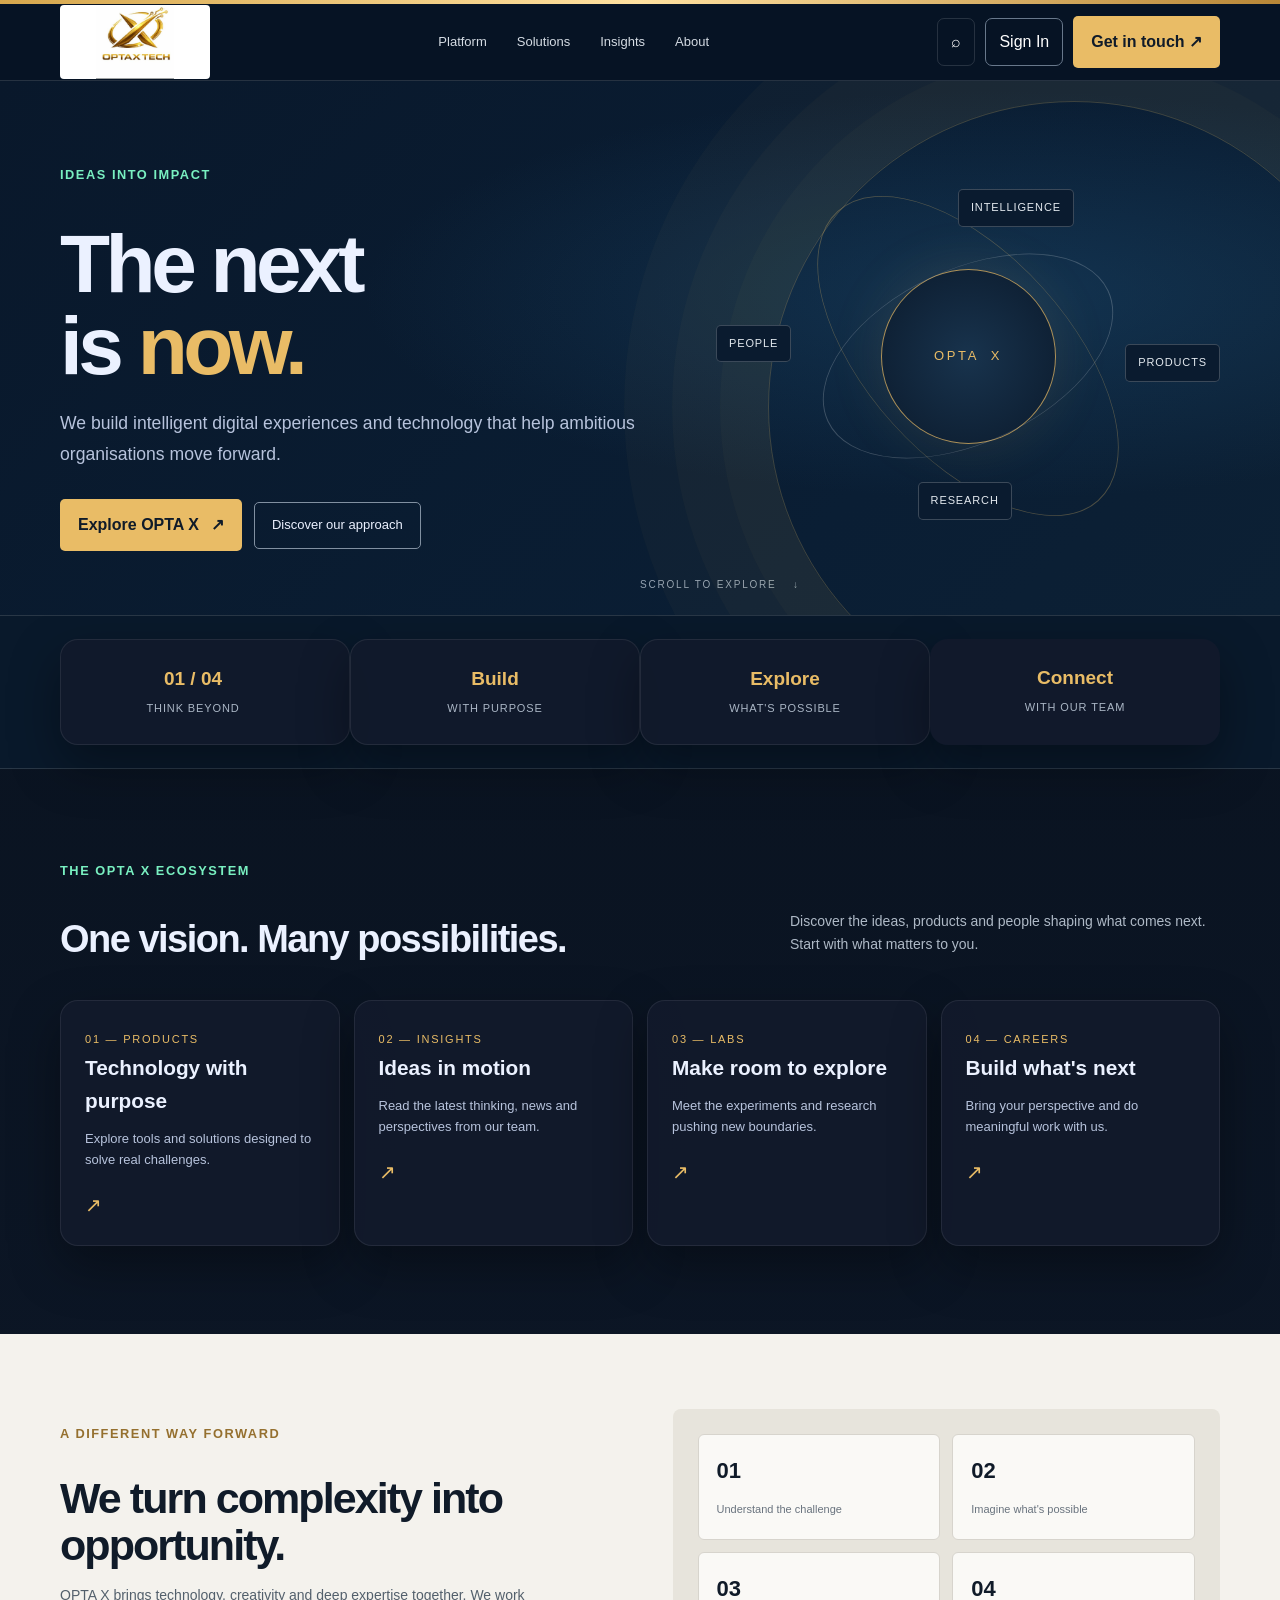
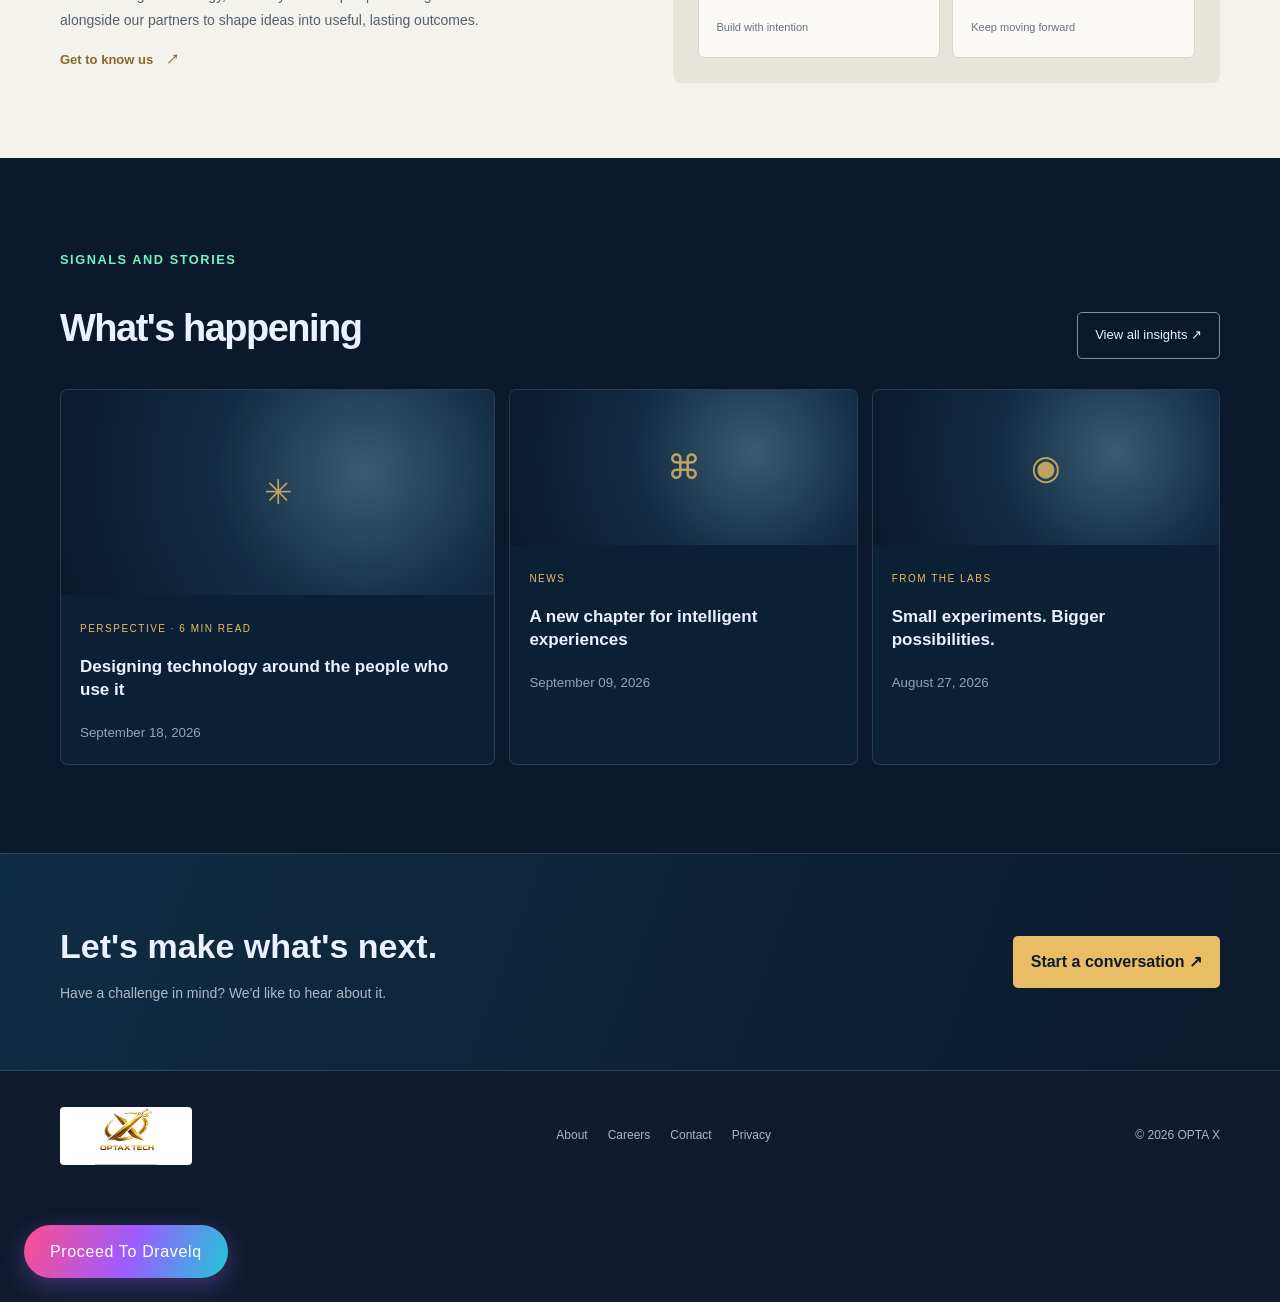
<file: index.html>
<!doctype html>
<html lang="en">
<head>
<meta charset="utf-8"><meta name="viewport" content="width=device-width, initial-scale=1">
<title>OPTA X — The next is now</title>
<link rel="stylesheet" href="dravelq.css">
<style>
.dravelq-entry{display:inline-block;margin:24px;color:#fff;text-decoration:none}
.dravelq-entry button{border:0;border-radius:999px;padding:14px 26px;background:linear-gradient(110deg,#ff4d8d,#9b5cff 52%,#22c7d9);color:#fff;font:700 15px/1.2 inherit;letter-spacing:.04em;box-shadow:0 8px 24px #9b5cff55;cursor:pointer;transition:transform .2s,box-shadow .2s}
.dravelq-entry:hover button{transform:translateY(-3px);box-shadow:0 12px 30px #ff4d8d66}
.dravelq-entry:focus-visible{outline:3px solid #ffcf5c;outline-offset:4px;border-radius:999px}
</style>
</head>
<body><div class="topline"></div>
<header><div class="wrap nav"><a class="brand" href="#top" aria-label="OPTA X Tech home"><img class="brandLogo" src="outr.jpeg" alt="OPTA X Tech"></a><nav class="links"><a href="#platform">Platform</a><a href="#solutions">Solutions</a><a href="#insights">Insights</a><a href="#about">About</a></nav><div class="actions"><button class="iconbtn" id="openSearch" aria-label="Open search">⌕</button><a class="login" href="contact.html">Sign In</a><a class="goldbtn" href="#contact">Get in touch ↗</a><button class="menu" aria-label="Menu" onclick="document.querySelector('.links').style.display=document.querySelector('.links').style.display==='flex'?'none':'flex'">☰</button></div></div></header>
<main id="top"><section class="hero"><div class="wrap heroGrid"><div><div class="eyebrow">Ideas into impact</div><h1>The next<br>is <span>now.</span></h1><p>We build intelligent digital experiences and technology that help ambitious organisations move forward.</p><div class="heroBtns"><a class="goldbtn" href="#platform">Explore OPTA X <span>↗</span></a><a class="outlinebtn" href="#about">Discover our approach</a></div></div><div class="orbit" aria-label="OPTA X innovation network"><div class="orbitRing"></div><div class="orbitRing two"></div><div class="orbitCore">OPTA&nbsp; X</div><span class="node n1">INTELLIGENCE</span><span class="node n2">PRODUCTS</span><span class="node n3">RESEARCH</span><span class="node n4">PEOPLE</span></div></div><div class="scroll">SCROLL TO EXPLORE　 ↓</div></section>
<div class="stats"><div class="wrap statrow"><div class="stat"><strong>01 / 04</strong><span>THINK BEYOND</span></div><div class="stat"><strong>Build</strong><span>WITH PURPOSE</span></div><div class="stat"><strong>Explore</strong><span>WHAT'S POSSIBLE</span></div><div class="stat"><strong>Connect</strong><span>WITH OUR TEAM</span></div></div></div>
<section class="section" id="platform"><div class="wrap"><div class="sectionHead"><div><div class="eyebrow">The OPTA X ecosystem</div><h2>One vision. Many possibilities.</h2></div><p>Discover the ideas, products and people shaping what comes next. Start with what matters to you.</p></div><div class="cards" id="solutions"><a class="card" href="#contact"><span class="num">01 — PRODUCTS</span><h3>Technology with purpose</h3><p>Explore tools and solutions designed to solve real challenges.</p><span class="arrow">↗</span></a><a class="card" href="#insights"><span class="num">02 — INSIGHTS</span><h3>Ideas in motion</h3><p>Read the latest thinking, news and perspectives from our team.</p><span class="arrow">↗</span></a><a class="card" href="#labs"><span class="num">03 — LABS</span><h3>Make room to explore</h3><p>Meet the experiments and research pushing new boundaries.</p><span class="arrow">↗</span></a><a class="card" href="#careers"><span class="num">04 — CAREERS</span><h3>Build what's next</h3><p>Bring your perspective and do meaningful work with us.</p><span class="arrow">↗</span></a></div></div></section>
<section class="feature" id="about"><div class="wrap featureGrid"><div><div class="eyebrow">A different way forward</div><h2>We turn complexity into opportunity.</h2><p>OPTA X brings technology, creativity and deep expertise together. We work alongside our partners to shape ideas into useful, lasting outcomes.</p><a class="textlink" href="#contact" style="color:#8a672b;font-weight:700;font-size:13px">Get to know us　↗</a></div><div class="featureBox"><div class="mini"><b>01</b><span>Understand the challenge</span></div><div class="mini"><b>02</b><span>Imagine what's possible</span></div><div class="mini"><b>03</b><span>Build with intention</span></div><div class="mini"><b>04</b><span>Keep moving forward</span></div></div></div></section>
<section class="section latest" id="insights"><div class="wrap"><div class="sectionHead"><div><div class="eyebrow">Signals and stories</div><h2>What's happening</h2></div><a class="outlinebtn" href="#insights">View all insights ↗</a></div><div class="news"><article class="newsCard"><div class="newsArt">✳</div><div class="newsBody"><span class="tag">Perspective · 6 min read</span><h3>Designing technology around the people who use it</h3><small>September 18, 2026</small></div></article><article class="newsCard"><div class="newsArt">⌘</div><div class="newsBody"><span class="tag">News</span><h3>A new chapter for intelligent experiences</h3><small>September 09, 2026</small></div></article><article class="newsCard" id="labs"><div class="newsArt">◉</div><div class="newsBody"><span class="tag">From the labs</span><h3>Small experiments. Bigger possibilities.</h3><small>August 27, 2026</small></div></article></div></div></section>
<section class="cta" id="contact"><div class="wrap ctarow"><div><h2>Let's make what's next.</h2><p>Have a challenge in mind? We'd like to hear about it.</p></div><a class="goldbtn" href="mailto:hello@optax.example">Start a conversation ↗</a></div></section></main>
<footer id="careers"><div class="wrap foot"><a class="brand" href="#top" aria-label="OPTA X Tech home"><img class="brandLogo" src="outr.jpeg" alt="OPTA X Tech"></a><div class="footlinks"><a href="#about">About</a><a href="#careers">Careers</a><a href="#contact">Contact</a><a href="#">Privacy</a></div><span>© 2026 OPTA X</span></div></footer>
<div class="overlay" id="searchOverlay"><div class="searchbox"><button class="close" id="closeSearch" aria-label="Close search">×</button><div class="eyebrow">Search OPTA X</div><p>Find products, stories, research and more.</p><input id="searchInput" type="search" placeholder="What are you looking for?" aria-label="Search OPTA X"></div></div>
<script>const overlay=document.getElementById('searchOverlay'),input=document.getElementById('searchInput');document.getElementById('openSearch').onclick=()=>{overlay.classList.add('open');setTimeout(()=>input.focus(),50)};document.getElementById('closeSearch').onclick=()=>overlay.classList.remove('open');overlay.onclick=e=>{if(e.target===overlay)overlay.classList.remove('open')};document.addEventListener('keydown',e=>{if(e.key==='Escape')overlay.classList.remove('open')});</script>
<a class="dravelq-entry" href="dravelq.html"><button>Proceed To Dravelq</button></a>
</body></html>
</file>
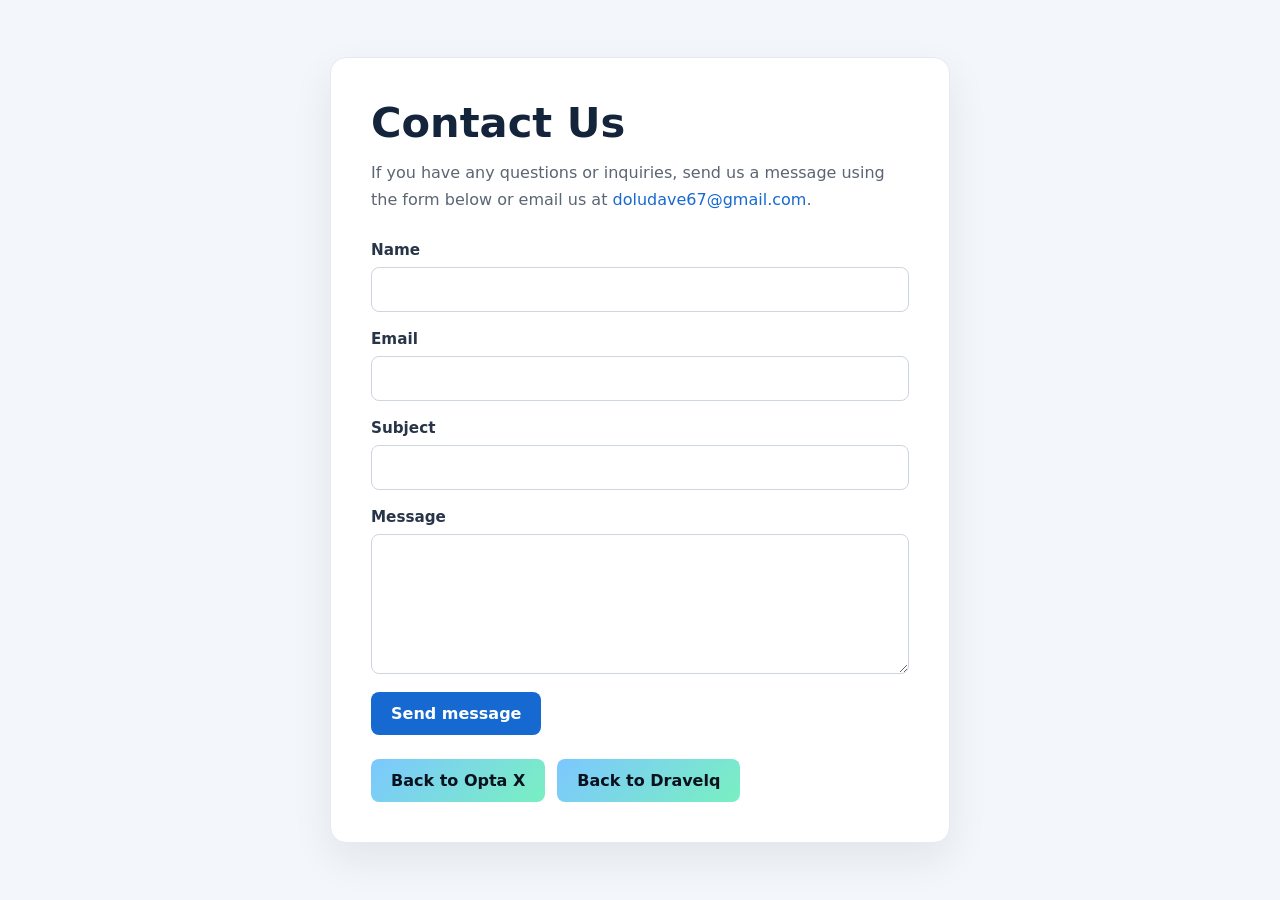
<file: contact.html>
<!DOCTYPE html>
<html lang="en">
<head>
    <meta charset="UTF-8">
    <meta name="viewport" content="width=device-width, initial-scale=1.0">
    <title>Contact - Dravelq</title>
    <link rel="stylesheet" href="contact.css">
    
</head>
<body>
    <main>
        <h1>Contact Us</h1>
        <p>If you have any questions or inquiries, send us a message using the form below or email us at
            <a href="mailto:doludave67@gmail.com">doludave67@gmail.com</a>.
        </p>

        <form action="mailto:doludave67@gmail.com" method="post" enctype="text/plain">
            <div>
                <label for="name">Name</label>
                <input type="text" id="name" name="name" autocomplete="name" required>
            </div>
            <div>
                <label for="email">Email</label>
                <input type="email" id="email" name="email" autocomplete="email" required>
            </div>
            <div>
                <label for="subject">Subject</label>
                <input type="text" id="subject" name="subject" required>
            </div>
            <div>
                <label for="message">Message</label>
                <textarea id="message" name="message" rows="6" required></textarea>
            </div>
            <button type="submit">Send message</button>
            <p class="submit-status" id="submit-status" role="status" aria-live="polite" hidden></p>
        </form>
        <nav class="back-links" aria-label="Return to a website">
            <a class="back-link" href="index.html">Back to Opta X</a>
            <a class="back-link" href="dravelq.html">Back to Dravelq</a>
        </nav>
    </main>
    <script>
        const form = document.querySelector("form");
        const message = document.querySelector("#message");
        const status = document.querySelector("#submit-status");

        form.addEventListener("submit", (event) => {
            const wordCount = message.value.trim().split(/\s+/).filter(Boolean).length;
            if (wordCount < 10) {
                message.setCustomValidity("Please enter a message with at least 10 words.");
                event.preventDefault();
                message.reportValidity();
                return;
            }

            event.preventDefault();
            const name = document.querySelector("#name").value.trim();
            const email = document.querySelector("#email").value.trim();
            const subject = document.querySelector("#subject").value.trim();
            const body = `Name: ${name}\nEmail: ${email}\n\n${message.value.trim()}`;

            status.textContent = "Opening your email app with your message ready to send.";
            status.hidden = false;
            window.location.href = `mailto:doludave67@gmail.com?subject=${encodeURIComponent(subject)}&body=${encodeURIComponent(body)}`;
        });

        message.addEventListener("input", () => {
            message.setCustomValidity("");
        });
    </script>
</body>
</html>
</file>
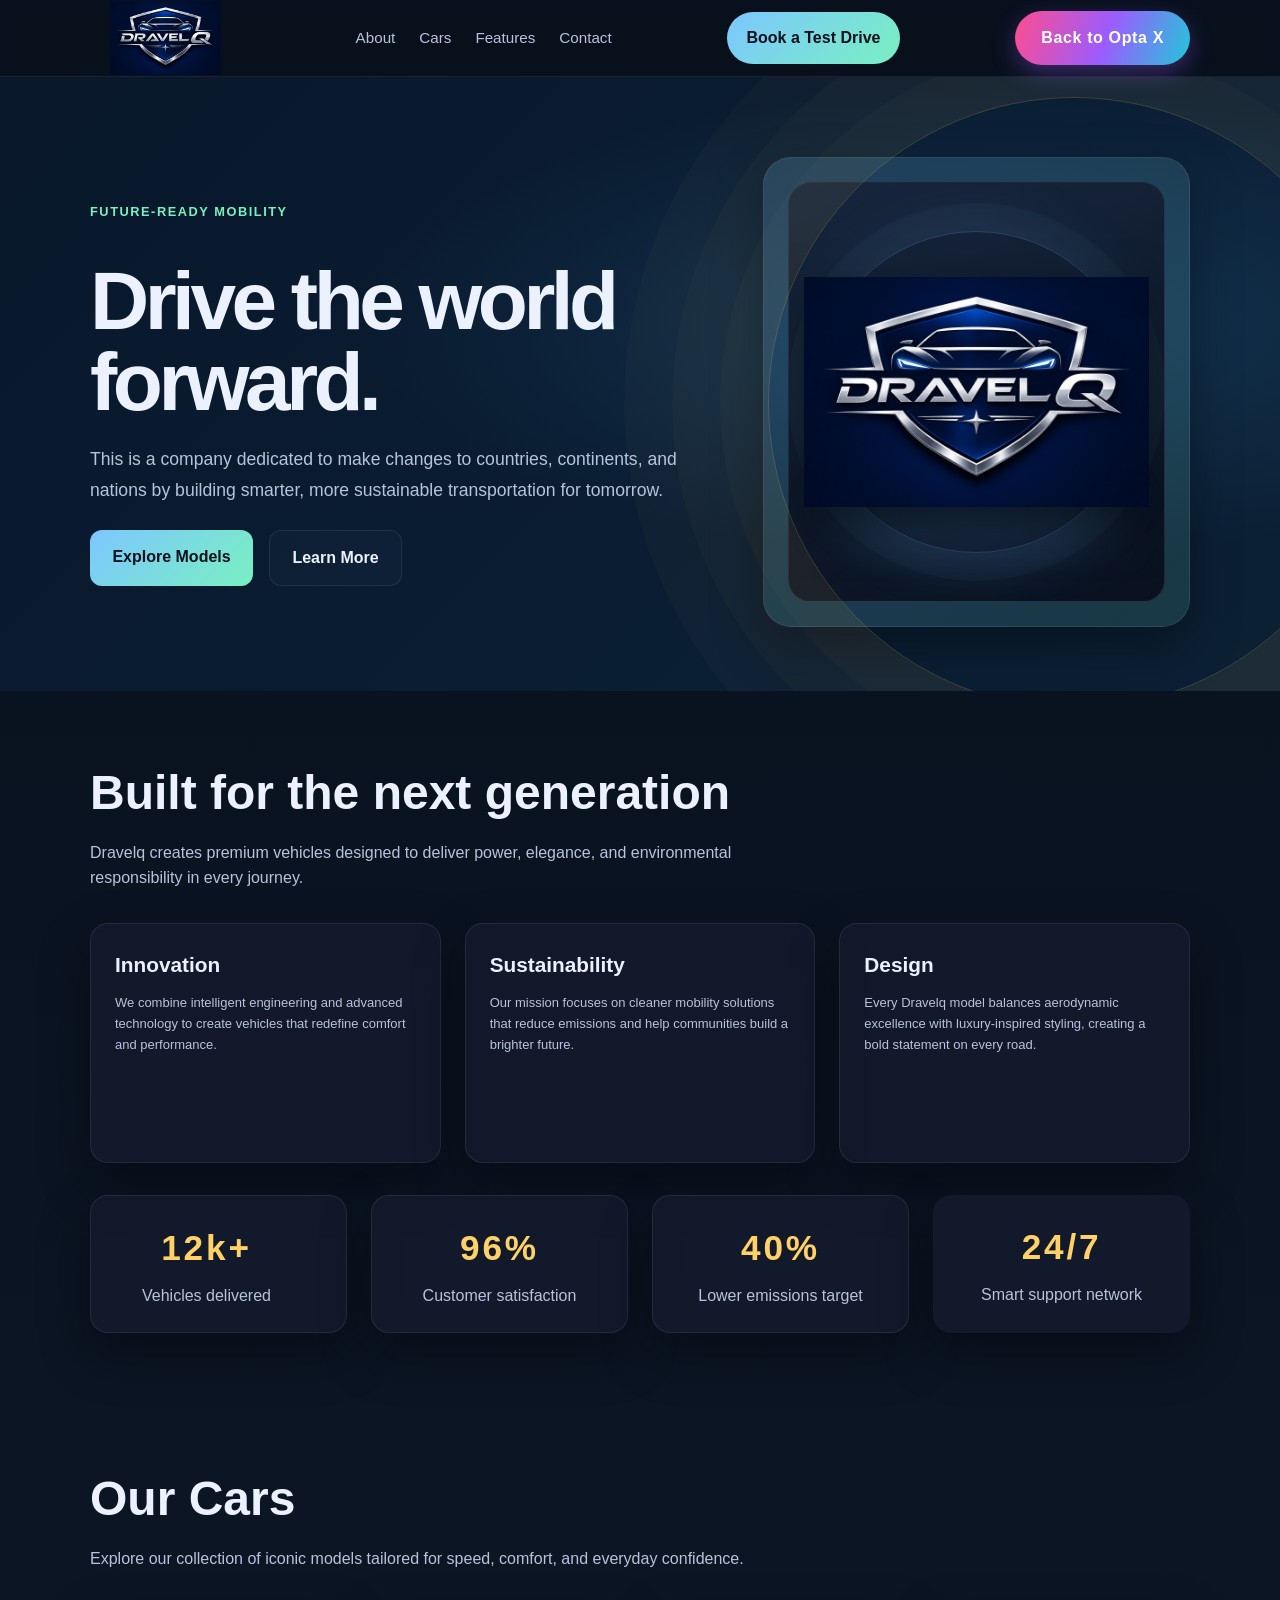
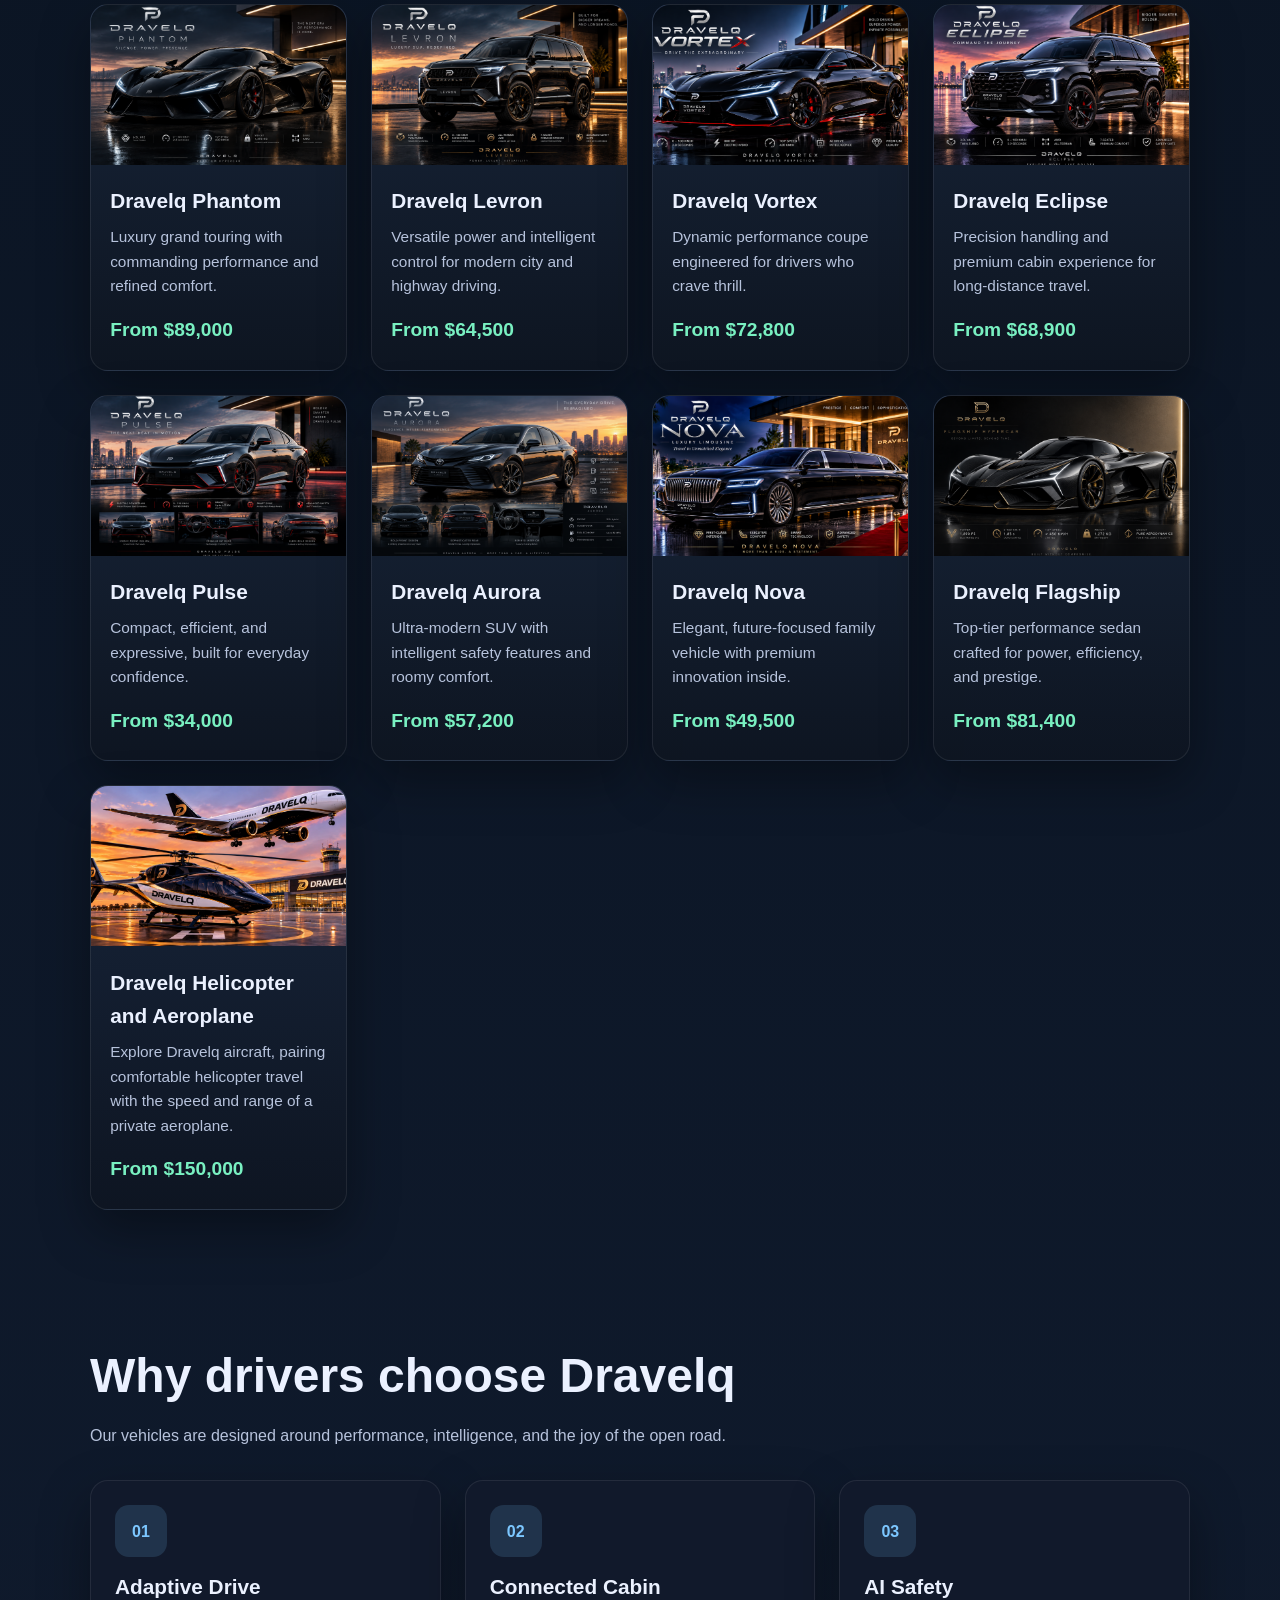
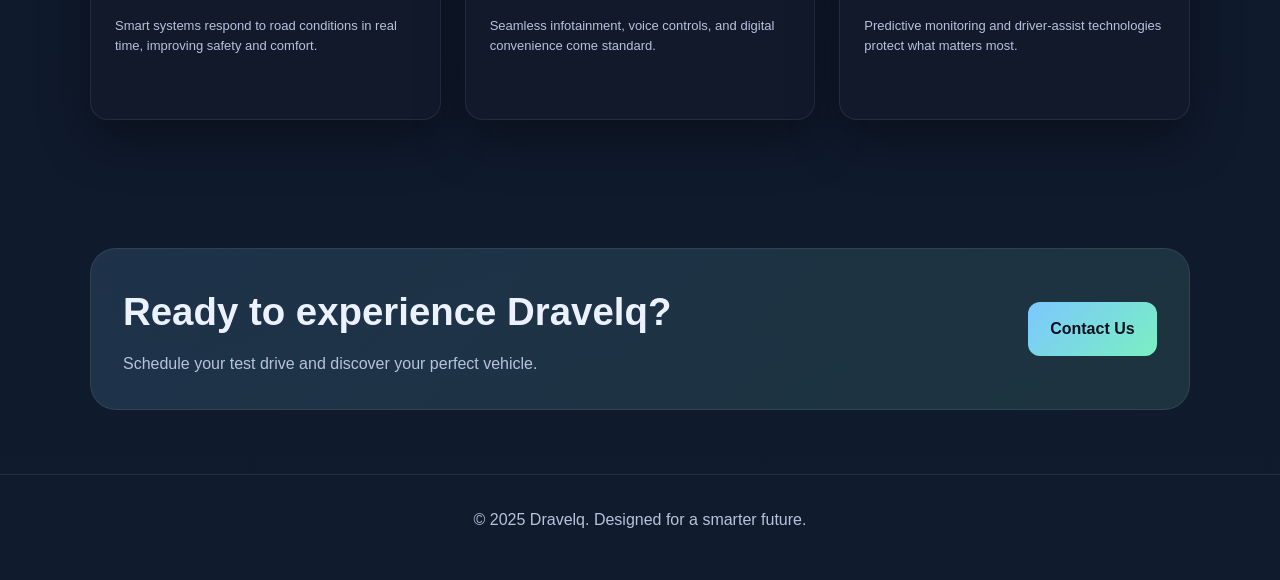
<file: dravelq.html>
<!DOCTYPE html>
<html lang="en">
<head>
    <meta charset="UTF-8">
    <meta name="viewport" content="width=device-width, initial-scale=1.0">
    <title>Dravelq- The New Car Model</title>
    <link rel="stylesheet" href="dravelq.css">
</head>
<body>
    <header class="header">
        <div class="container nav">
            <a href="#top" class="brand" aria-label="Dravelq home">
                <img src="Futuristic%20Chrome%20Dravel%20Q%20Emblem.png" alt="Dravelq">
            </a>
            <nav class="nav-links" aria-label="Main navigation">
                <a href="#about">About</a>
                <a href="#cars">Cars</a>
                <a href="#features">Features</a>
                <a href="#contact">Contact</a>
            </nav>
            <a href="#contact" class="nav-cta">Book a Test Drive</a>
            <a href="index.html" class="back-to-opta">Back to Opta X</a>
        </div>
    </header>

    <main id="top">
        <section class="hero">
            <div class="container hero-grid">
                <div>
                    <span class="eyebrow">Future-ready mobility</span>
                    <h1>Drive the world forward.</h1>
                    <p>This is a company dedicated to make changes to countries, continents, and nations by building smarter, more sustainable transportation for tomorrow.</p>
                    <div class="cta-row">
                        <a href="#cars" class="btn btn-primary">Explore Models</a>
                        <a href="#about" class="btn btn-secondary">Learn More</a>
                    </div>
                </div>

                <div class="hero-visual" aria-label="Futuristic chrome Dravelq emblem">
                    <div class="emblem-showcase">
                        <div class="emblem-glow"></div>
                        <img src="Futuristic%20Chrome%20Dravel%20Q%20Emblem.png" alt="Futuristic chrome Dravelq emblem">
                    </div>
                </div>
            </div>
        </section>

        <section id="about">
            <div class="container">
                <div class="section-head">
                    <h2>Built for the next generation</h2>
                    <p>Dravelq creates premium vehicles designed to deliver power, elegance, and environmental responsibility in every journey.</p>
                </div>

                <div class="about-grid">
                    <article class="card">
                        <h3>Innovation</h3>
                        <p>We combine intelligent engineering and advanced technology to create vehicles that redefine comfort and performance.</p>
                    </article>
                    <article class="card">
                        <h3>Sustainability</h3>
                        <p>Our mission focuses on cleaner mobility solutions that reduce emissions and help communities build a brighter future.</p>
                    </article>
                    <article class="card">
                        <h3>Design</h3>
                        <p>Every Dravelq model balances aerodynamic excellence with luxury-inspired styling, creating a bold statement on every road.</p>
                    </article>
                </div>

                <div class="stats-grid">
                    <div class="stat">
                        <span class="number">12k+</span>
                        <p>Vehicles delivered</p>
                    </div>
                    <div class="stat">
                        <span class="number">96%</span>
                        <p>Customer satisfaction</p>
                    </div>
                    <div class="stat">
                        <span class="number">40%</span>
                        <p>Lower emissions target</p>
                    </div>
                    <div class="stat">
                        <span class="number">24/7</span>
                        <p>Smart support network</p>
                    </div>
                </div>
            </div>
        </section>

        <section id="cars">
            <div class="container">
                <div class="section-head">
                    <h2>Our Cars</h2>
                    <p>Explore our collection of iconic models tailored for speed, comfort, and everyday confidence.</p>
                </div>

                <div class="cars-grid">
                    <article class="car-card">
                        <div class="thumb">
                            <img src="Phantom.png" alt="Dravelq Phantom">
                        </div>
                        <div class="content">
                            <h3>Dravelq Phantom</h3>
                            <p>Luxury grand touring with commanding performance and refined comfort.</p>
                            <div class="price">From $89,000</div>
                        </div>
                    </article>

                    <article class="car-card">
                        <div class="thumb">
                            <img src="Levron.png" alt="Dravelq Levron">
                        </div>
                        <div class="content">
                            <h3>Dravelq Levron</h3>
                            <p>Versatile power and intelligent control for modern city and highway driving.</p>
                            <div class="price">From $64,500</div>
                        </div>
                    </article>

                    <article class="car-card">
                        <div class="thumb">
                            <img src="Dravelq%20Vortex_%20Futuristic%20Night%20Drive.png" alt="Dravelq Vortex">
                        </div>
                        <div class="content">
                            <h3>Dravelq Vortex</h3>
                            <p>Dynamic performance coupe engineered for drivers who crave thrill.</p>
                            <div class="price">From $72,800</div>
                        </div>
                    </article>

                    <article class="car-card">
                        <div class="thumb">
                            <img src="Dravelq%20Eclipse_%20Command%20the%20Journey.png" alt="Dravelq Eclipse">
                        </div>
                        <div class="content">
                            <h3>Dravelq Eclipse</h3>
                            <p>Precision handling and premium cabin experience for long-distance travel.</p>
                            <div class="price">From $68,900</div>
                        </div>
                    </article>

                    <article class="car-card">
                        <div class="thumb">
                            <img src="Pulse.png" alt="Dravelq Pulse">
                        </div>
                        <div class="content">
                            <h3>Dravelq Pulse</h3>
                            <p>Compact, efficient, and expressive, built for everyday confidence.</p>
                            <div class="price">From $34,000</div>
                        </div>
                    </article>

                    <article class="car-card">
                        <div class="thumb">
                            <img src="Aurora.png" alt="Dravelq Aurora">
                        </div>
                        <div class="content">
                            <h3>Dravelq Aurora</h3>
                            <p>Ultra-modern SUV with intelligent safety features and roomy comfort.</p>
                            <div class="price">From $57,200</div>
                        </div>
                    </article>

                    <article class="car-card">
                        <div class="thumb">
                            <img src="Dravelq%20Nova_%20Unmatched%20Elegance.png" alt="Dravelq Nova">
                        </div>
                        <div class="content">
                            <h3>Dravelq Nova</h3>
                            <p>Elegant, future-focused family vehicle with premium innovation inside.</p>
                            <div class="price">From $49,500</div>
                        </div>
                    </article>

                    <article class="car-card">
                        <div class="thumb">
                            <img src="Flagship.png" alt="Dravelq Flagship">
                        </div>
                        <div class="content">
                            <h3>Dravelq Flagship</h3>
                            <p>Top-tier performance sedan crafted for power, efficiency, and prestige.</p>
                            <div class="price">From $81,400</div>
                        </div>
                    </article>

                    <article class="car-card">
                        <div class="thumb">
                            <img src="Dravelq Aeroplane and Helicopter.png" alt="Dravelq Helicopter and Aeroplane">
                        </div>
                        <div class="content">
                            <h3>Dravelq Helicopter and Aeroplane</h3>
                            <p>Explore Dravelq aircraft, pairing comfortable helicopter travel with the speed and range of a private aeroplane.</p>
                            <div class="price">From $150,000</div>
                        </div>
                    </article>
                </div>
            </div>
        </section>

        <section id="features">
            <div class="container">
                <div class="section-head">
                    <h2>Why drivers choose Dravelq</h2>
                    <p>Our vehicles are designed around performance, intelligence, and the joy of the open road.</p>
                </div>

                <div class="features-grid">
                    <article class="card">
                        <div class="feature-icon">01</div>
                        <h3>Adaptive Drive</h3>
                        <p>Smart systems respond to road conditions in real time, improving safety and comfort.</p>
                    </article>
                    <article class="card">
                        <div class="feature-icon">02</div>
                        <h3>Connected Cabin</h3>
                        <p>Seamless infotainment, voice controls, and digital convenience come standard.</p>
                    </article>
                    <article class="card">
                        <div class="feature-icon">03</div>
                        <h3>AI Safety</h3>
                        <p>Predictive monitoring and driver-assist technologies protect what matters most.</p>
                    </article>
                </div>
            </div>
        </section>

        <section id="contact">
            <div class="container">
                <div class="cta-banner">
                    <div>
                        <h3>Ready to experience Dravelq?</h3>
                        <p>Schedule your test drive and discover your perfect vehicle.</p>
                    </div>
                    <a href="contact.html" class="btn btn-primary">Contact Us</a>
                </div>
            </div>
        </section>
    </main>

    <footer class="footer">
        <div class="container">
            &copy; 2025 Dravelq. Designed for a smarter future.
        </div>
    </footer>

</body>
</html>
</file>
<file: dravelq.css>
:root{--navy:#071426;--navy2:#0c2038;--gold:#e9bc66;--paper:#f4f2ed;--muted:#aab6c5;--line:rgba(255,255,255,.13);--ink:#101b29}*{box-sizing:border-box}html{scroll-behavior:smooth}body{margin:0;background:var(--navy);color:#f8f7f3;font-family:Inter,ui-sans-serif,system-ui,-apple-system,"Segoe UI",sans-serif}a{color:inherit;text-decoration:none}button,input{font:inherit}.wrap{width:min(1160px,calc(100% - 48px));margin:auto}.topline{height:4px;background:linear-gradient(90deg,#d6a74d,#ffe1a0,#b88737)}header{position:sticky;top:0;z-index:5;background:rgba(7,20,38,.91);backdrop-filter:blur(18px);border-bottom:1px solid var(--line)}.nav{height:76px;display:flex;align-items:center;justify-content:space-between}.brand{display:flex;align-items:center}.brandLogo{display:block;width:148px;height:64px;object-fit:contain;background:#fff;border-radius:4px}.foot .brandLogo{width:132px;height:58px}.links{display:flex;gap:30px;color:#d5dce4;font-size:13px}.links a:hover,.textlink:hover{color:var(--gold)}.actions{display:flex;gap:10px;align-items:center}.iconbtn,.login,.menu{background:none;border:1px solid var(--line);color:#fff;border-radius:7px;padding:10px 13px;cursor:pointer}.login{border-color:#68788b}.goldbtn{display:inline-flex;align-items:center;gap:12px;background:var(--gold);color:#101b29;font-weight:700;padding:13px 18px;border:0;border-radius:5px;cursor:pointer}.menu{display:none}.hero{position:relative;overflow:hidden;padding:100px 0 82px;background:radial-gradient(ellipse at 78% 40%,rgba(32,83,122,.4),transparent 45%),linear-gradient(135deg,#09182b,#0a1e34 70%,#0c2034)}.hero:after{content:"";position:absolute;right:-100px;top:20px;width:610px;height:610px;border:1px solid rgba(233,188,102,.23);border-radius:50%;box-shadow:0 0 0 48px rgba(233,188,102,.025),0 0 0 96px rgba(233,188,102,.025),0 0 0 144px rgba(233,188,102,.025);pointer-events:none}.heroGrid{display:grid;grid-template-columns:1.1fr .9fr;align-items:center;gap:40px;position:relative;z-index:1}.eyebrow{color:var(--gold);font-size:11px;letter-spacing:.22em;text-transform:uppercase;font-weight:700}.hero h1{font-size:clamp(48px,7vw,82px);line-height:.99;letter-spacing:-.055em;margin:22px 0}.hero h1 span{color:var(--gold)}.hero p{color:#bdc8d4;max-width:490px;font-size:16px;line-height:1.75}.heroBtns{display:flex;gap:12px;align-items:center;margin-top:30px}.outlinebtn{border:1px solid #8190a1;border-radius:5px;padding:12px 17px;font-size:13px}.orbit{height:390px;display:grid;place-items:center;position:relative}.orbitCore{width:175px;height:175px;border:1px solid rgba(233,188,102,.72);border-radius:50%;display:grid;place-items:center;background:radial-gradient(circle,#18334d,#0b1a2c);box-shadow:0 0 60px rgba(233,188,102,.11);font-size:13px;letter-spacing:.2em;color:var(--gold)}.orbitRing{position:absolute;width:310px;height:310px;border:1px solid rgba(255,255,255,.2);border-radius:50%;transform:rotate(-25deg) scaleY(.56)}.orbitRing.two{width:390px;height:390px;transform:rotate(48deg) scaleY(.52);border-color:rgba(233,188,102,.3)}.node{position:absolute;padding:9px 12px;border:1px solid rgba(255,255,255,.2);background:#0a1b2f;border-radius:5px;color:#e3e9ef;font-size:11px;letter-spacing:.08em}.n1{top:28px;left:48%}.n2{right:0;top:47%}.n3{bottom:31px;left:40%}.n4{left:0;top:42%}.scroll{position:absolute;bottom:22px;left:50%;font-size:10px;letter-spacing:.18em;color:#94a2b2}.stats{border-block:1px solid var(--line);background:#09192b}.statrow{display:grid;grid-template-columns:repeat(4,1fr);padding:23px 0}.stat{padding:5px 22px;border-right:1px solid var(--line)}.stat:first-child{padding-left:0}.stat:last-child{border:0}.stat strong{font-size:19px;color:var(--gold);display:block}.stat span{font-size:11px;color:#aab6c5;letter-spacing:.08em}.section{padding:88px 0}.sectionHead{display:flex;align-items:end;justify-content:space-between;margin-bottom:30px}.section h2{font-size:38px;letter-spacing:-.04em;margin:12px 0 0}.sectionHead p{max-width:430px;color:#aeb9c6;line-height:1.65;font-size:14px}.cards{display:grid;grid-template-columns:repeat(4,1fr);gap:14px}.card{min-height:240px;padding:22px;border:1px solid var(--line);border-radius:8px;background:linear-gradient(145deg,rgba(255,255,255,.045),rgba(255,255,255,.015));transition:.2s}.card:hover{transform:translateY(-4px);border-color:rgba(233,188,102,.6)}.card .num{color:var(--gold);font-size:11px;letter-spacing:.16em}.card h3{font-size:20px;margin:43px 0 10px}.card p{color:#aab6c5;font-size:13px;line-height:1.6;margin:0}.arrow{display:block;color:var(--gold);font-size:20px;margin-top:18px}.feature{background:var(--paper);color:var(--ink);padding:75px 0}.featureGrid{display:grid;grid-template-columns:1fr 1fr;gap:65px;align-items:center}.feature .eyebrow{color:#95702f}.feature h2{font-size:43px;line-height:1.08;letter-spacing:-.045em;margin:15px 0}.feature p{color:#53606c;line-height:1.75;font-size:14px;max-width:500px}.featureBox{background:#e7e4dc;border-radius:8px;padding:25px;display:grid;grid-template-columns:1fr 1fr;gap:12px}.mini{padding:18px;background:#faf9f6;border:1px solid #d7d4cd;border-radius:6px}.mini b{display:block;font-size:22px;margin-bottom:7px}.mini span{font-size:11px;color:#69737e}.latest{background:#0a192b}.news{display:grid;grid-template-columns:1.25fr 1fr 1fr;gap:14px}.newsCard{border:1px solid var(--line);border-radius:8px;overflow:hidden;background:#0c2035}.newsArt{height:155px;background:radial-gradient(circle at 70% 40%,#395b70,#132c43 45%,#0a182b);display:grid;place-items:center;color:rgba(233,188,102,.8);font-size:34px}.newsCard:first-child .newsArt{height:205px}.newsBody{padding:19px}.tag{font-size:10px;text-transform:uppercase;letter-spacing:.15em;color:var(--gold)}.newsBody h3{font-size:17px;line-height:1.35}.newsBody small{color:#96a4b3}.cta{padding:65px 0;background:linear-gradient(110deg,#102c43,#0b1a2d);border-block:1px solid var(--line)}.ctarow{display:flex;justify-content:space-between;align-items:center;gap:24px}.cta h2{font-size:34px;margin:0 0 9px}.cta p{margin:0;color:#aeb9c6;font-size:14px}footer{padding:36px 0;color:#aab6c5}.foot{display:flex;justify-content:space-between;gap:20px;align-items:center;font-size:12px}.footlinks{display:flex;gap:20px}.foot .brand{color:white}.overlay{display:none;position:fixed;inset:0;background:rgba(4,12,22,.75);z-index:9;align-items:flex-start;justify-content:center;padding:14vh 20px}.overlay.open{display:flex}.searchbox{width:min(620px,100%);background:#10243a;border:1px solid rgba(233,188,102,.45);border-radius:10px;padding:22px;box-shadow:0 24px 80px #0008}.searchbox input{width:100%;background:#08172a;color:white;border:1px solid var(--line);padding:16px;border-radius:5px;outline:none}.searchbox p{color:#aab6c5;font-size:12px}.close{float:right;background:none;border:0;color:white;font-size:22px;cursor:pointer}
@media(max-width:850px){.links{gap:15px}.heroGrid{grid-template-columns:1fr}.hero{padding:78px 0 60px}.orbit{height:320px}.hero:after{right:-260px}.cards{grid-template-columns:repeat(2,1fr)}.news{grid-template-columns:1fr 1fr}.newsCard:first-child{grid-column:span 2}.featureGrid{gap:30px}.stat{padding:5px 12px}}
@media(max-width:620px){.wrap{width:min(100% - 34px,1160px)}.nav{height:65px}.links{display:none}.menu{display:block}.actions .login{display:none}.actions{gap:7px}.hero{padding:64px 0 56px}.hero h1{font-size:54px}.hero p{font-size:14px}.orbit{height:270px;transform:scale(.83);margin:-5px -25px}.heroBtns{flex-wrap:wrap}.scroll{display:none}.statrow{grid-template-columns:1fr 1fr;row-gap:16px}.stat:nth-child(2){border:0}.stat:nth-child(3){padding-left:0}.section{padding:65px 0}.sectionHead{display:block}.section h2{font-size:32px}.sectionHead p{margin-bottom:0}.cards{gap:9px}.card{padding:16px;min-height:215px}.card h3{font-size:17px;margin-top:35px}.card p{font-size:12px}.feature{padding:60px 0}.featureGrid{grid-template-columns:1fr}.feature h2{font-size:36px}.featureBox{padding:14px}.news{grid-template-columns:1fr}.newsCard:first-child{grid-column:auto}.newsCard:first-child .newsArt,.newsArt{height:140px}.ctarow{display:block}.ctarow .goldbtn{margin-top:20px}.cta h2{font-size:29px}.foot{align-items:flex-start;flex-direction:column}.footlinks{flex-wrap:wrap;gap:14px}}
 

           :root {
            --bg: #0b1020;
            --panel: #121a2c;
            --panel-soft: #1b2740;
            --text: #ebf1ff;
            --muted: #b7c3dc;
            --primary: #7cc7ff;
            --secondary: #79f0c1;
            --accent: #ffd166;
            --border: rgba(255, 255, 255, 0.08);
            --shadow: 0 20px 50px rgba(0, 0, 0, 0.35);
        }

        * {
            box-sizing: border-box;
        }

        html {
            scroll-behavior: smooth;
        }

        body {
            margin: 0;
            font-family: Arial, Helvetica, sans-serif;
            background: linear-gradient(180deg, #08111d 0%, #101b2e 100%);
            color: var(--text);
            line-height: 1.6;
        }

        a {
            color: inherit;
            text-decoration: none;
        }

        img {
            max-width: 100%;
            display: block;
        }

        .container {
            width: min(1100px, 90%);
            margin: 0 auto;
        }

        .header {
            background: rgba(8, 17, 29, 0.75);
            backdrop-filter: blur(10px);
            border-bottom: 1px solid var(--border);
            position: sticky;
            top: 0;
            z-index: 5;
        }

        .nav {
            display: flex;
            align-items: center;
            justify-content: space-between;
            padding: 1.2rem 0;
        }

        .brand {
            font-size: 2rem;
            font-weight: 700;
            letter-spacing: 1px;
        }

        .brand span {
            color: var(--primary);
        }

        .brand img {
            width: 150px;
            height: 74px;
            object-fit: contain;
        }

        .nav-links {
            display: flex;
            gap: 1.5rem;
            color: var(--muted);
            font-size: 0.95rem;
        }

        .nav-links a:hover {
            color: var(--text);
        }

        .nav-cta {
            padding: 0.8rem 1.2rem;
            border-radius: 999px;
            background: linear-gradient(135deg, var(--primary), var(--secondary));
            color: #08111d;
            font-weight: 700;
        }

        .back-to-opta {
            display: inline-block;
            padding: 14px 26px;
            border-radius: 999px;
            background: linear-gradient(110deg, #ff4d8d, #9b5cff 52%, #22c7d9);
            color: #fff;
            font-weight: 700;
            letter-spacing: 0.04em;
            box-shadow: 0 8px 24px #9b5cff55;
            transition: transform 0.2s, box-shadow 0.2s;
        }

        .back-to-opta:hover {
            transform: translateY(-3px);
            box-shadow: 0 12px 30px #ff4d8d66;
        }

        .back-to-opta:focus-visible {
            outline: 3px solid #ffcf5c;
            outline-offset: 4px;
        }

        .hero {
            padding: 5rem 0 4rem;
        }

        .hero-grid {
            display: grid;
            grid-template-columns: 1.2fr 0.8fr;
            gap: 2rem;
            align-items: center;
        }

        .eyebrow {
            display: inline-block;
            font-size: 0.8rem;
            font-weight: 700;
            letter-spacing: 0.12em;
            text-transform: uppercase;
            color: var(--secondary);
            margin-bottom: 1rem;
        }

        h1 {
            font-size: clamp(2.8rem, 5vw, 5rem);
            line-height: 1.05;
            margin: 0 0 1rem;
        }

        .hero p {
            margin: 0 0 1.5rem;
            color: var(--muted);
            font-size: 1.1rem;
            max-width: 620px;
        }

        .cta-row {
            display: flex;
            flex-wrap: wrap;
            gap: 1rem;
            margin-top: 1.5rem;
        }

        .btn {
            display: inline-block;
            padding: 0.9rem 1.4rem;
            border-radius: 12px;
            font-weight: 700;
            transition: transform 0.2s ease;
        }

        .btn:hover {
            transform: translateY(-2px);
        }

        .btn-primary {
            background: linear-gradient(135deg, var(--primary), var(--secondary));
            color: #08111d;
        }

        .btn-secondary {
            border: 1px solid var(--border);
            background: rgba(255, 255, 255, 0.02);
            color: var(--text);
        }

        .hero-visual {
            background: linear-gradient(135deg, rgba(124, 199, 255, 0.18), rgba(121, 240, 193, 0.12));
            border: 1px solid var(--border);
            border-radius: 28px;
            padding: 1.5rem;
            box-shadow: var(--shadow);
        }

        .emblem-showcase {
            min-height: 420px;
            border-radius: 22px;
            position: relative;
            display: grid;
            place-items: center;
            overflow: hidden;
            background:
                radial-gradient(circle at 50% 48%, rgba(76, 158, 255, 0.32), transparent 38%),
                linear-gradient(160deg, #17263d, #09111f);
            border: 1px solid rgba(255, 255, 255, 0.08);
        }

        .emblem-showcase::before {
            content: "";
            position: absolute;
            width: 320px;
            height: 320px;
            border: 1px solid rgba(124, 199, 255, 0.22);
            border-radius: 50%;
            box-shadow:
                0 0 0 28px rgba(124, 199, 255, 0.035),
                0 0 70px rgba(124, 199, 255, 0.12);
        }

        .emblem-showcase img {
            position: relative;
            z-index: 1;
            width: 92%;
            filter: drop-shadow(0 18px 24px rgba(0, 0, 0, 0.5));
            animation: emblem-float 5s ease-in-out infinite;
        }

        .emblem-glow {
            position: absolute;
            width: 75%;
            height: 18%;
            bottom: 12%;
            border-radius: 50%;
            background: rgba(93, 174, 255, 0.18);
            filter: blur(28px);
        }

        @keyframes emblem-float {
            0%, 100% { transform: translateY(0); }
            50% { transform: translateY(-7px); }
        }

        section {
            padding: 4rem 0;
        }

        .section-head {
            margin-bottom: 2rem;
        }

        .section-head h2 {
            margin: 0 0 0.5rem;
            font-size: clamp(2rem, 4vw, 3rem);
        }

        .section-head p {
            margin: 0;
            color: var(--muted);
            max-width: 680px;
        }

        .about-grid,
        .features-grid,
        .stats-grid {
            display: grid;
            gap: 1.5rem;
        }

        .about-grid {
            grid-template-columns: repeat(3, minmax(0, 1fr));
        }

        .card,
        .stat {
            background: rgba(18, 26, 44, 0.9);
            border: 1px solid var(--border);
            border-radius: 18px;
            padding: 1.5rem;
            box-shadow: var(--shadow);
        }

        .card h3,
        .stat h3 {
            margin-top: 0;
            margin-bottom: 0.75rem;
            font-size: 1.3rem;
        }

        .card p,
        .stat p {
            margin: 0;
            color: var(--muted);
        }

        .stats-grid {
            grid-template-columns: repeat(4, minmax(0, 1fr));
            margin-top: 2rem;
        }

        .stat {
            text-align: center;
        }

        .stat .number {
            display: block;
            font-size: 2.2rem;
            font-weight: 700;
            color: var(--accent);
            margin-bottom: 0.4rem;
        }

        .cars-grid {
            display: grid;
            grid-template-columns: repeat(4, minmax(0, 1fr));
            gap: 1.5rem;
        }

        .car-card {
            background: linear-gradient(180deg, rgba(25, 39, 61, 0.9), rgba(14, 21, 33, 0.9));
            border: 1px solid var(--border);
            border-radius: 18px;
            overflow: hidden;
            box-shadow: var(--shadow);
        }

        .car-card .thumb {
            height: 160px;
            background: linear-gradient(135deg, rgba(124, 199, 255, 0.3), rgba(121, 240, 193, 0.18));
            display: flex;
            align-items: center;
            justify-content: center;
            font-size: 3rem;
            font-weight: 700;
            color: rgba(255,255,255,0.8);
        }

        .car-card .thumb img {
            width: 100%;
            height: 100%;
            object-fit: cover;
        }

        .car-card .content {
            padding: 1.2rem 1.2rem 1.5rem;
        }

        .car-card h3 {
            margin: 0 0 0.5rem;
            font-size: 1.3rem;
        }

        .car-card p {
            margin: 0 0 1rem;
            color: var(--muted);
            font-size: 0.96rem;
        }

        .price {
            font-size: 1.2rem;
            font-weight: 700;
            color: var(--secondary);
        }

        .features-grid {
            grid-template-columns: repeat(3, minmax(0, 1fr));
        }

        .feature-icon {
            width: 52px;
            height: 52px;
            display: grid;
            place-items: center;
            border-radius: 14px;
            background: rgba(124, 199, 255, 0.15);
            color: var(--primary);
            font-weight: 700;
            margin-bottom: 0.8rem;
        }

        .cta-banner {
            background: linear-gradient(135deg, rgba(124, 199, 255, 0.14), rgba(121, 240, 193, 0.12));
            border: 1px solid var(--border);
            border-radius: 26px;
            padding: 2rem;
            display: flex;
            align-items: center;
            justify-content: space-between;
            gap: 1rem;
        }

        .cta-banner h3 {
            margin: 0 0 0.5rem;
            font-size: clamp(1.7rem, 3vw, 2.5rem);
        }

        .cta-banner p {
            margin: 0;
            color: var(--muted);
        }

        .footer {
            padding: 2rem 0 3rem;
            border-top: 1px solid var(--border);
            color: var(--muted);
            text-align: center;
        }

        @media (max-width: 900px) {
            .hero-grid,
            .about-grid,
            .features-grid,
            .cars-grid,
            .stats-grid {
                grid-template-columns: 1fr 1fr;
            }

            .hero-grid {
                grid-template-columns: 1fr;
            }

            .cta-banner {
                flex-direction: column;
                align-items: flex-start;
            }
        }

        @media (max-width: 600px) {
            .nav {
                flex-direction: column;
                gap: 1rem;
            }

            .nav-links {
                flex-wrap: wrap;
                justify-content: center;
            }

            .about-grid,
            .features-grid,
            .cars-grid,
            .stats-grid {
                grid-template-columns: 1fr;
            }

            .hero {
                padding-top: 3rem;
            }
        }
</file>
<file: contact.css>
* {
    box-sizing: border-box;
}

body {
    min-height: 100vh;
    margin: 0;
    padding: 48px 20px;
    display: grid;
    place-items: center;
    background: #f3f6fa;
    color: #1f2937;
    font-family: system-ui, -apple-system, BlinkMacSystemFont, "Segoe UI", sans-serif;
}

main {
    width: min(100%, 620px);
    padding: 40px;
    background: #fff;
    border: 1px solid #e5eaf0;
    border-radius: 16px;
    box-shadow: 0 16px 40px rgb(31 41 55 / 8%);
}

h1 {
    margin: 0 0 12px;
    color: #14243a;
    font-size: clamp(2rem, 5vw, 2.6rem);
}

p {
    margin: 0 0 28px;
    color: #5b6573;
    line-height: 1.7;
}

a {
    color: #1769d2;
    text-decoration: none;
}

a:hover {
    text-decoration: underline;
}

form {
    display: grid;
    gap: 18px;
}

.submit-status {
    margin: 0;
    color: #315d43;
}

.back-links {
    display: flex;
    flex-wrap: wrap;
    gap: 12px;
    margin-top: 24px;
}

.back-link {
    display: inline-block;
    padding: 12px 20px;
    border-radius: 8px;
    background: linear-gradient(135deg, #7cc7ff, #79f0c1);
    color: #08111d;
    font-weight: 600;
    text-decoration: none;
    transition: filter 0.2s ease, transform 0.2s ease;
}

.back-link:hover {
    filter: brightness(0.92);
    text-decoration: none;
    transform: translateY(-1px);
}

.back-link:focus-visible {
    outline: 3px solid #8dbbfa;
    outline-offset: 3px;
}

form > div {
    display: grid;
    gap: 8px;
}

label {
    color: #283548;
    font-size: 0.95rem;
    font-weight: 600;
}

input,
textarea {
    width: 100%;
    padding: 12px 14px;
    border: 1px solid #cdd5df;
    border-radius: 8px;
    background: #fff;
    color: #1f2937;
    font: inherit;
}

textarea {
    min-height: 140px;
    resize: vertical;
}

input:focus,
textarea:focus {
    border-color: #1769d2;
    outline: 3px solid rgb(23 105 210 / 16%);
}

button {
    justify-self: start;
    padding: 12px 20px;
    border: 0;
    border-radius: 8px;
    background: #1769d2;
    color: #fff;
    font: inherit;
    font-weight: 600;
    cursor: pointer;
    transition: background 0.2s ease, transform 0.2s ease;
}

button:hover {
    background: #1056b3;
    transform: translateY(-1px);
}

button:focus-visible {
    outline: 3px solid #8dbbfa;
    outline-offset: 3px;
}

@media (max-width: 520px) {
    body {
        padding: 24px 14px;
    }

    main {
        padding: 28px 22px;
    }

    button {
        width: 100%;
    }

    .back-links {
        flex-direction: column;
    }

    .back-link {
        text-align: center;
    }
}
</file>
